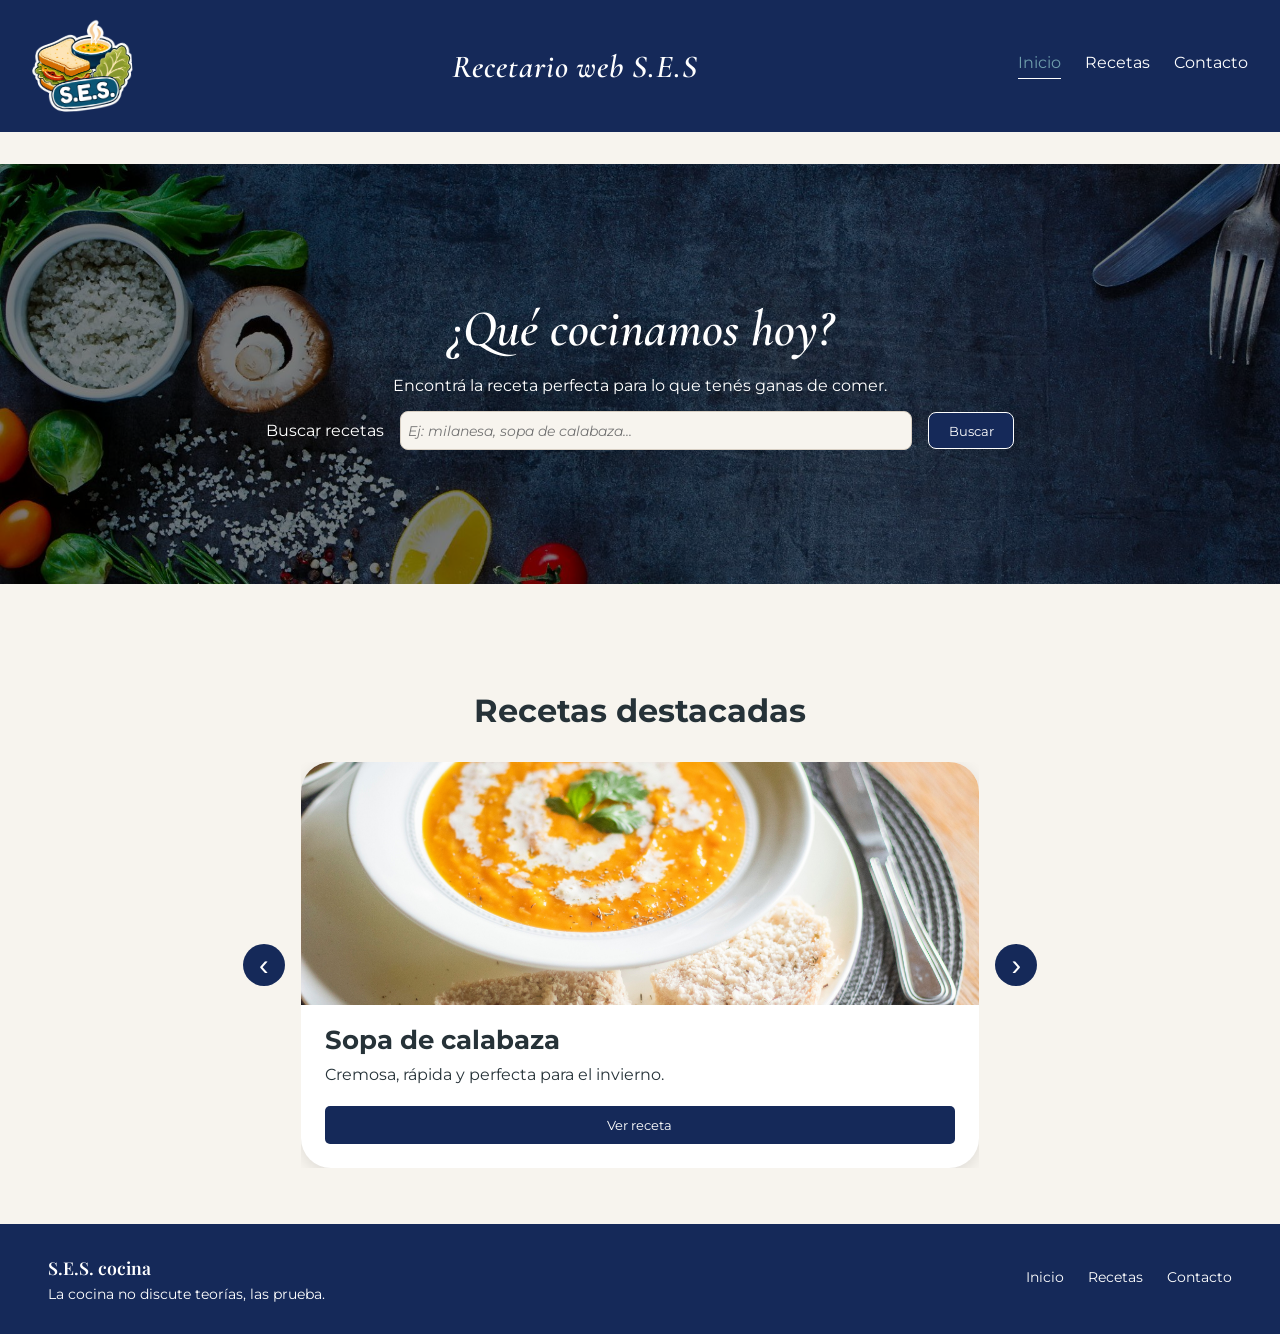
<file: index.html>
<!DOCTYPE html>
<html lang="es">

<head>
    <meta charset="UTF-8">
    <meta name="author" content="Adolfo Moran de la Vega, Franco Torres">
    <meta name="description" content="Recetario web que te ayuda a decidir que cocinar. 
        Cuenta con calculadora de porciones, checklist de ingredientes y distintos filtros">
    <meta name="keywords" content="recetas, cocina, sopa, sandwich, ensalada">
    <meta name="viewport" content="width=device-width, initial-scale=1.0">
    <link
        href="https://fonts.googleapis.com/css2?family=Cormorant+Garamond:wght@500;600;700&family=Montserrat:wght@400;500;600;700&display=swap"
        rel="stylesheet">
    <link rel="preconnect" href="https://fonts.googleapis.com">
    <link rel="preconnect" href="https://fonts.gstatic.com" crossorigin>
    <link
        href="https://fonts.googleapis.com/css2?family=Betania+Patmos&family=Erica+One&family=Playfair+Display+SC:ital,wght@0,400;0,700;0,900;1,400;1,700;1,900&display=swap"
        rel="stylesheet">
    <link rel="stylesheet" href="style.css" type="text/css">
    <link rel="preconnect" href="https://fonts.googleapis.com">
    <link rel="preconnect" href="https://fonts.gstatic.com" crossorigin>
    <link
        href="https://fonts.googleapis.com/css2?family=Montserrat:wght@400;500;600;700&family=Playfair+Display:wght@500;600;700&display=swap"
        rel="stylesheet">
    <link rel="icon" type="image/png" href="imagenes/favicon.png">
    <title>Recetario web S.E.S</title>
</head>

<body onload="CargarDestacadas();">
    <div id="contenedor-header">
        <header id="header-principal">
            <a href="lore.html" id="logo-sitio">
                <img src="imagenes/logo_header.png" alt="Sándwich, Sopa o Ensalada">
            </a>
            <h1 id="titulo-sitio">Recetario web S.E.S</h1>
            <nav id="nav-principal">
                <a href="index.html" id="hlink-inicio" class="link-activo">Inicio</a>
                <a href="recetas.html" id="hlink-recetas">Recetas</a>
                <a href="contacto.html" id="hlink-contacto">Contacto</a>
            </nav>
        </header>
    </div>
    <main id="contenido-principal">
        <section id="hero">
            <div id="texto-hero">
                <h2>¿Qué cocinamos hoy?</h2>
                <p>Encontrá la receta perfecta para lo que tenés ganas de comer.</p>
                <div id="buscador">
                    <label for="input-buscar-recetas">Buscar recetas</label>
                    <input type="text" id="input-buscar-recetas" name="buscar-recetas"
                        placeholder="Ej: milanesa, sopa de calabaza..." maxlength="40">
                    <button type="button" id="boton-buscar" onclick="filtrarReceta()">Buscar</button>
                </div>
            </div>
        </section>
        <div id="contenedor-destacadas">
            <section id="recetas-destacadas">
                <h2>Recetas destacadas</h2>
                <div id="carrusel-destacadas">
                    <button type="button" id="boton-flecha-izquierda" onclick="moverCarrusel('izquierda')">‹</button>
                    <div id="ventana-destacadas">
                        <div id="lista-destacadas">
                        </div>
                    </div>
                    <button type="button" id="boton-flecha-derecha" onclick="moverCarrusel('derecha')">›</button>
                </div>
            </section>
        </div>
    </main>
    <div id="contenedor-footer">
        <footer id="footer-principal">
            <nav id="nav-texto">
                <h6>S.E.S. cocina</h6>
                <p id="frase-footer">La cocina no discute teorías, las prueba.</p>
            </nav>

            <nav id="nav-sitio">
                <a href="index.html" id="flink-inicio" class="link-activo">Inicio</a>
                <a href="recetas.html" id="flink-recetas">Recetas</a>
                <a href="contacto.html" id="flink-contacto">Contacto</a>
            </nav>
        </footer>
    </div>
    <script type="text/javascript" src="script.js"></script>
</body>

</html>
</file>
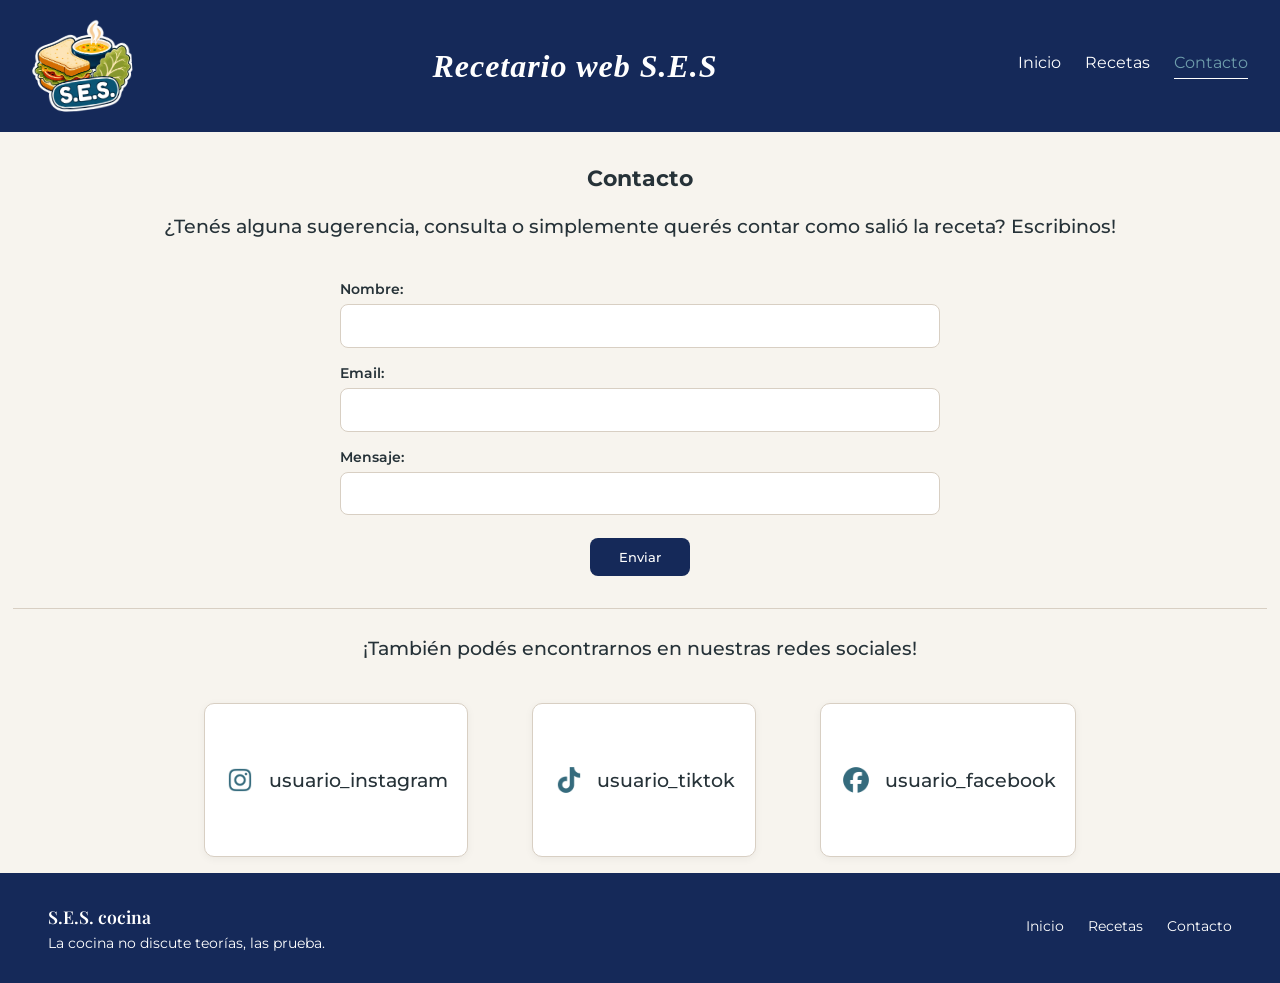
<file: contacto.html>
<!DOCTYPE html>
<html lang="es">

<head>
    <meta charset="UTF-8">
    <meta name="author" content="Adolfo Moran de la Vega, Franco Torres">
    <meta name="description"
        content="Contacto de la página">
    <meta name="keywords" content="recetas, cocina, sopa, sandwich, ensalada">
    <meta name="viewport" content="width=device-width, initial-scale=1.0">
    <link rel="preconnect" href="https://fonts.googleapis.com">
    <link rel="preconnect" href="https://fonts.gstatic.com" crossorigin>
    <link 
        href="https://fonts.googleapis.com/css2?family=Montserrat:wght@400;500;600;700&family=Playfair+Display:wght@500;600;700&display=swap" 
        rel="stylesheet">
    <link rel="stylesheet" href="style.css" type="text/css">
    <script type="text/javascript" src="script.js"></script>
    <title>Recetario web S.E.S</title>
</head> <!-- link a CSS y Javascript  -->

<body>
    <div id="contenedor-header">
        <header id="header-principal">
            <a href="lore.html" id="logo-sitio">
                <img src="imagenes/logo_header.png" alt="Sándwich, Sopa o Ensalada">
            </a>
            <h1 id="titulo-sitio">Recetario web S.E.S</h1>
            <nav id="nav-principal">
                <a href="index.html" id="hlink-inicio">Inicio</a>
                <a href="recetas.html" id="hlink-recetas">Recetas</a>
                <a href="contacto.html" id="hlink-contacto" class="link-activo">Contacto</a>
            </nav>
        </header>
    </div>

    <main id="contenido-principal" class="pagina-contacto">
        <div class="contenedor-texto">
            <h3>Contacto</h3>
            <p>
                ¿Tenés alguna sugerencia, consulta o simplemente querés contar
                como salió la receta? Escribinos!
            </p>
        </div>
        <div class="contenedor-form">
            <label for="input-nombre">Nombre:</label>
            <input type="text" id="input-nombre" name="nombre" maxlength="50" required>

            <label for="input-email">Email:</label>
            <input type="email" id="input-email" name="email" maxlength="50" required>

            <label for="input-mensaje">Mensaje:</label>
            <input type="text" id="input-mensaje" name="mensaje" maxlength="500" required>

            <button id="enviar" aria-label="Boton de enviar formulario" onclick="enviarFormularioContacto()">Enviar</button>
        </div>

        <hr class="separador">

        <div class="redes-sociales">
            <p>¡También podés encontrarnos en nuestras redes sociales!</p>
            <div class="redes-sociales-items">
                <article class="instagram">
                    <img src="imagenes/instagram-icon.png" alt="instagram" class="icono-red-social">
                    <div class="contenedor-texto">
                        <p>usuario_instagram</p>
                    </div>
                </article>
                <article class="tiktok">
                    <img src="imagenes/tiktok-icon.png" alt="tiktok" class="icono-red-social">
                    <div class="contenedor-texto">
                        <p>usuario_tiktok</p>
                    </div>
                </article>
                <article class="facebook">
                    <img src="imagenes/facebook-icon.png" alt="facebook" class="icono-red-social">
                    <div class="contenedor-texto">
                        <p>usuario_facebook</p>
                    </div>
                </article>
            </div>
        </div>
    </main>

    <div id="contenedor-footer">
        <footer id="footer-principal">
            <nav id="nav-texto">
                <h6>S.E.S. cocina</h6>
                <p id="frase-footer">La cocina no discute teorías, las prueba.</p>
            </nav>

            <nav id="nav-sitio">
                <a href="index.html" id="flink-inicio">Inicio</a>

                <a href="recetas.html" id="flink-recetas">Recetas</a>

                <a href="contacto.html" id="flink-contacto" class="link-activo">Contacto</a>
            </nav>

        </footer>
    </div>
</body>

</html>
</file>
<file: style.css>
:root {
    
    --color-header: #152959;
    --color-principal: #356B7D;
    --color-secundario: #6F9EAC;
    --color-fondo: #F7F4EE;
    --color-texto: #263238;
    --color-blanco: #FFFFFF;
    --color-borde: #D8CFC3;
    --color-boton: rgba(0, 77, 231, 0.76);

    --fuente-titulos: 'Playfair Display', serif;
    --fuente-texto: 'Montserrat', sans-serif;
}


* {
    box-sizing: border-box;
}


body {
    margin:0;
    background-color: var(--color-fondo);
    color: var(--color-texto);
    font-family: var(--fuente-texto);
}
header{
    background-color:var(--color-header);
    width: 100%;
    box-sizing: border-box;

    display: flex;
    justify-content: space-between; 
    align-items: center; 
    padding: 1rem 2rem;
}
header h1 {
        margin: 0;  
        font-family: var(--fuente-texto);
        font-size: 1.8rem;
        font-weight: 600;
        color: var(--color-blanco);
    }

header #nav-principal {
        display: flex;
        align-items: center;
        gap: 1.5rem;

        a{
            text-decoration: none;
            font-size: 1rem;
            position: relative; 
            padding-bottom: 0.4rem;
            transition: color 0.3s ease;

            &:link, &:visited{ 
                color: var(--color-blanco);
            }

           &::after {
            content: '';
            position: absolute;
            bottom: 0;
            left: 0;
            width: 100%;
            height: 0.05rem;
            background-color: var(--color-blanco);
            transform: scaleX(0);
            transform-origin: bottom;
            transition: transform 0.3s ease;
            }

            &:hover, &:focus, &:active {
                color: var(--color-secundario);

                &::after {
                    transform: scaleX(1);
                    transform-origin: bottom;
                }
            }
        }

        &:not(:has(a:hover, a:focus, a:active)) a.link-activo {
            color: var(--color-secundario);

            &::after {
                transform: scaleX(1);
                transform-origin: bottom;
            }
        }
    }
header #logo-sitio{
    margin: 0;
}
header #logo-sitio a{
    display: block;
}
header #logo-sitio img{
    width: 100px;
    height: 100px;
    object-fit: contain;
    display: block;
    transform: rotate(-4deg);


    transition: transform 0.3s ease, box-shadow 0.3s ease;
}

header #logo-sitio img:hover{
    transform: rotate(0deg) scale(1.05);
}

#titulo-sitio {
    font-family: 'Cormorant Garamond', serif;
    font-size: 2rem;
    font-weight: 600;
    letter-spacing: 0.03em;
    font-style: oblique;
    color: var(--color-blanco);
}

footer {
    background-color: var(--color-header);
    color: var(--color-blanco);
    width: 100%;
    box-sizing: border-box;

    display: flex;
    justify-content: space-between;
    align-items: center;

    padding: 2rem 3rem;
}


footer #nav-texto {
    display: flex;
    flex-direction: column;
    gap: 0.4rem;
}

footer #nav-texto h6 {
    margin: 0;
    font-family: var(--fuente-titulos);
    font-size: 1.1rem;
    font-weight: 600;
}

footer #nav-texto p {
    margin: 0;
    font-size: 0.85rem;
}

footer #nav-sitio {
    display: flex;
    align-items: center;
    gap: 1.5rem;
}

footer #nav-sitio h6 {
    margin: 0;
    font-size: 0.9rem;
    font-weight: 600;
}

footer #nav-sitio a {
    text-decoration: none;
    font-size: 0.9rem;
    position: relative;
    padding-bottom: 0.3rem;
    color: var(--color-blanco);

    transition: color 0.3s ease;
}

footer #nav-sitio a::after {
    content: "";
    position: absolute;
    bottom: 0;
    left: 0;

    width: 0;
    height: 2px;

    background-color: var(--color-blanco);

    transition: width 0.3s ease;
}

footer #nav-sitio a:hover,
footer #nav-sitio a:focus {
    color: var(--color-secundario);
}

footer #nav-sitio a:hover::after,
footer #nav-sitio a:focus::after {
    width: 100%;
}

#hero {
    position: relative;
    width: 100%;
    height: 420px;
    margin-top: 2rem;

    background-image: url("imagenes/imagen_main_index.jpg");
    background-size: cover;
    background-position: center;

    display: flex;
    justify-content: center;
    align-items: center;
}

#texto-hero {
    position: relative;
    z-index: 2;
    width: 80%;
    text-align: center;
    color: var(--color-blanco);
}

#hero::before {
    content: "";
    position: absolute;
    inset: 0;
    background-color: rgba(0, 0, 0, 0.511);
}

#texto-hero h2 {
    font-family: 'Cormorant Garamond', serif;
    font-size: 3.2rem;
    font-weight: 600;
    font-style: italic;
    margin: 0 0 1rem;
}

#contenedor-destacadas{
    width: 100%;
    padding: 5rem 0 3.5rem;
}
#recetas-destacadas{
    width: 100%;
    text-align: center;
}
#recetas-destacadas h2 {
    font-family: var(--fuente-texto);
    color: var(--color-texto);
    font-size: 2rem;
    margin-bottom: 2rem;
}

#carrusel-destacadas{
    display: flex;
    align-items: center;
    justify-content: center;
    gap: 1rem;
    width: 100%;
}

#ventana-destacadas{
    width: 53%;
    overflow: hidden;
}

#lista-destacadas{
    width: 100%;
    display: flex;
    flex-direction: row;
    gap: 1.5rem;
    transition: transform 0.4s ease;
}
.tarjeta-receta{
 flex: 0 0 100%;
    background-color: var(--color-blanco);
    border-radius: 30px;
    overflow: hidden;
    box-shadow: 0 4px 15px rgba(0, 0, 0, 0.10);
    text-align: left;
    display: flex;
    flex-direction: column;
}


.tarjeta-receta img {
    width: 100%;
    height: 243px;
    object-fit: cover;
    display: block;
}
.tarjeta-receta h3{
    font-family: var(--fuente-texto);
    font-size: 1.6rem;
    margin: 1.2rem 1.5rem 0.5rem;
    color: var(--color-texto);
}

.tarjeta-receta p{
    margin: 0 1.5rem 1.2rem;
    line-height: 1.5;
}

.boton-ver-receta-destacada {
    width: 23%;
    align-self: center;
    font-family: var(--fuente-texto);
    margin: 0 1.5rem 1.5rem;
    padding: 0.7rem 1.2rem;
    border: none;
    border-radius: 5px;
    background-color: var(--color-header);
    color: var(--color-blanco);
    cursor: pointer;
    transition: background-color 0.3s ease, transform 0.3s ease;
    margin-top: auto;
}

.boton-ver-receta {
    font-family: var(--fuente-texto);
    margin: 0 1.5rem 1.5rem;
    padding: 0.7rem 1.2rem;
    border: none;
    border-radius: 5px;
    background-color: var(--color-header);
    color: var(--color-blanco);
    cursor: pointer;
    transition: background-color 0.3s ease, transform 0.3s ease;
    margin-top: auto;
}

.boton-ver-receta:hover, .boton-ver-receta-destacada:hover {
    background-color: var(--color-principal);
    transform: translateY(-2px);
}

#boton-flecha-izquierda,
#boton-flecha-derecha {
    width: 42px;
    height: 42px;

    border: none;
    border-radius: 50%;

    background-color: var(--color-header);
    color: var(--color-blanco);

    font-size: 1.8rem;
    line-height: 1;

    cursor: pointer;

    transition: background-color 0.3s ease, transform 0.3s ease;
}

#boton-flecha-izquierda:hover,
#boton-flecha-derecha:hover {
    background-color: var(--color-principal);
    transform: scale(1.08);

}


#buscador{
display: flex;
justify-content: center;
gap: 1rem;
align-items: center;
}

#input-buscar-recetas{
    width: 50%;
    padding: 0.6rem 0.4rem;
    border: 1px solid var(--color-borde);
    border-radius: 8px;
    background-color: var(--color-fondo);
    font-family: var(--fuente-texto);
    font-size: 0.88rem;
}

#input-buscar-recetas:focus {
    outline: none;
    border-color: var(--color-secundario);
}

#input-buscar-recetas::placeholder{
    font-style: italic;
}
#boton-buscar{
    background-color: var(--color-header);
    
    color: var(--color-blanco);
    border: 1px solid var(--color-blanco);
    padding: 0.6rem 1.2rem;
    border-radius: 8px;
    cursor: pointer;
    font-family: var(--fuente-texto);
}

#boton-buscar:hover{
background-color: var(--color-principal);
transform: translateY(-2px);
transition: all 0.5s ease;

}

#contenedor-catalogo {
    flex: 1;
    padding: 2rem 3rem 2rem 0;
}

#grilla-recetas{
    
    display: grid;
    grid-template-columns: repeat(3,1fr);
    gap: 1.5rem;
    width: 100%;
    max-width: 1200px;
    margin: 0 auto;
}


#contenedor-filtros {
    width: 21.5%;
    padding: 2rem 0rem 2rem 3rem;
    display: flex;
    flex-direction: column;
}

#contenido-principal.pagina-recetas {
    display: flex;
    align-items: flex-start;
    gap: 3rem;
}

#filtros {
    background-color: var(--color-blanco);
    border: 1px solid var(--color-borde);
    border-radius: 15px;
    padding: 3px;
    box-shadow: 0 4px 15px rgba(0, 28, 138, 0.37);
}

#filtros h2 {
    margin: 0 0 1.5rem;
    font-size: 2rem;
    font-weight: 600;
    color: var(--color-texto);
    text-align: center;
}

#filtros h3, #filtros .titulo-filtro {
    margin: 0 0 0.8rem;
    font-size: 1rem;
    font-weight: 600;
    color: var(--color-principal);
    display: block;
}

#filtro-categoria,
#filtro-ingrediente,
#filtro-teoria,
#filtro-tiempo {
    margin-bottom: 1.5rem;
}

#filtros label {
    display: block;
    margin: 0.7rem 0;
    font-size: 0.9rem;
    cursor: pointer;
}

#filtros label input[type="checkbox"]{
    margin-right: 0.5rem;
    accent-color: var(--color-header);
}

#select-tiempo, 
#select-categoria, 
#select-tipo-plato {
    display: block;
    width: 90%;
    padding: 0.5rem 0.5rem;
    border: 1px solid var(--color-borde);
    border-radius: 7px;
    background-color: var(--color-fondo);
    color: var(--color-texto);
    font-family: var(--fuente-texto);
    font-size: 0.9rem;
    cursor: pointer;
    margin: 0 auto;
    
}

#select-tiempo:focus,
#select-categoria:focus, 
#select-tipo-plato:focus {
    outline: none;
    border-color: var(--color-secundario);
}

#botones-filtros {
    display: flex;
    flex-direction: column;
    align-items: stretch;
    gap: 0.7rem;
    margin-top: 1rem;
}

#boton-aplicar-filtros,#boton-limpiar-filtros{
    width: 100%;
    padding: 0.7rem 1rem;
    border: none;
    border-radius: 7px;
    font-family: var(--fuente-texto);
    font-size: 0.9rem;
    font-weight: 600;
    cursor: pointer;
    
}

#boton-aplicar-filtros{
    background-color: var(--color-header);
    color: var(--color-blanco);
}
#boton-aplicar-filtros:hover,#boton-limpiar-filtros:hover {
    transform: translateY(-2px);
}

#boton-limpiar-filtros{
    background-color: rgba(194, 0, 0, 0.922);
    color: var(--color-blanco);
}

/* SECCION REDES SOCIALES */
.icono-red-social {
    width: 2rem;
    height: 2rem;
    object-fit: contain;
}

.redes-sociales {
    display: flex;
    flex-direction: column;
    align-items: center;
    gap: 1.5rem;
}

.redes-sociales p {
    font-size: 1.2rem;
    font-weight: 500;
    color: var(--color-texto);
}
    
.redes-sociales-items {
    display: flex;
    flex-direction: row;
    justify-content: center;
    align-items: center;
    gap: 4rem;
    flex-wrap: wrap;
}
    
.redes-sociales-items article {
    display: flex;
    align-items: center;
    gap: 0.8rem;
    background-color: var(--color-blanco);
    padding: 0.8rem 1.2rem;
    margin-bottom: 1rem;
    border-radius: 10px;
    border: 1px solid var(--color-borde);
    box-shadow: 0 2px 8px rgba(0, 0, 0, 0.05);
}

/* SECCION FORMULARIO DE CONTACTO */
.contenedor-texto{
    text-align: center;
    font-size: 1.2rem;
    font-weight: 500;
    color: var(--color-texto);
    margin: 2rem 0;
}

.contenedor-form {
    display: flex;
    flex-direction: column;
    max-width: 600px;
    width: 100%;
    margin: 0 auto 2rem;
    text-align: left;
    gap: 0.4rem;
}

.contenedor-form label {
    font-size: 0.9rem;
    font-weight: 600;
    color: var(--color-texto);
    margin-top: 0.6rem;
}

/* INPUTS */
.contenedor-form input[type="text"],
.contenedor-form input[type="email"] {
    width: 100%;
    padding: 0.7rem 0.9rem;
    border: 1px solid var(--color-borde);
    border-radius: 8px;
    background-color: var(--color-blanco);
    font-family: var(--fuente-texto);
    font-size: 0.95rem;

    &:focus {
        outline: none;
        border-color: var(--color-secundario);
    }
}

.contenedor-form #mensaje {
        padding-bottom: 3rem;
}

/* BOTON ENVIAR */
.contenedor-form #enviar {
    align-self: center;
    margin-top: 1rem;
    padding: 0.7rem 1.8rem;
    border: none;
    border-radius: 8px;
    background-color: var(--color-header);
    color: var(--color-blanco);
    font-family: var(--fuente-texto);
    font-weight: 500;
    cursor: pointer;
    transition: background-color 0.3s ease, transform 0.3s ease;

    &:hover {
        background-color: var(--color-principal);
        transform: translateY(-2px);
    }
}

/* SECCION INFORMACION RECETA */
#informacion-recetas {
    display: flex;
    flex-direction: row;
    align-items: center;
    gap: 2.5rem;
    width: 100%;
    margin-bottom: 2rem;
}

/* IMAGEN(izquierda) */
#informacion-recetas .imagen-receta {
    flex: 0 0 40%;
    max-width: 32rem;
    margin: 1rem 0 0 1rem;
    aspect-ratio: 4/3;
    overflow: hidden;
        
    img {
        width: 100%;
        height: 100%;
        border-radius: 15px;
        object-fit: cover;
        object-position: center 50%;
        display: block;
    }
}

/* TEXTO(derecha) */
#informacion-recetas #texto-receta {
    flex: 1;
    display: flex;
    flex-direction: column;
    gap: 0.8rem;
}

.etiqueta-plato {
    display: inline-block;
    padding: 0.25rem 0.75rem; 
    background-color: var(--color-principal); 
    color: var(--color-blanco); 
    font-size: 0.8rem;
    font-weight: 500;
    border-radius: 20px; 
    text-transform: capitalize; 
    width: fit-content; 
}

.etiqueta-plato h3 {
    margin: 0;
    font-size: 3rem;
    font-weight: 600;
    font-family: var(--fuente-titulos);
    color: var(--color-texto);
}

.etiqueta-plato p {
    margin: 0;
    font-size: 1rem;
    font-weight: 400;
    color: var(--color-texto);
}

.etiqueta-plato hr {
    width: 100%;
    border: 0;
    border-top: 1px solid var(--color-borde);
    margin: 0.8rem 0;
}

/* MINUTOS Y PORCIONES */
/* tambien estan uno al lado del otro */
.datos-adicionales {
    display: flex;
    flex-direction: row;
    justify-content: flex-start;
    gap: 3rem; 
}

.datos-adicionales .dato {
    display: flex;
    flex-direction: column;
    gap: 0.2rem;
}

.datos-adicionales .dato h6 {
    margin: 0;
    font-size: 0.75rem;
    font-weight: 700;
    color: var(--color-principal);
    letter-spacing: 0.05em;
}

.datos-adicionales .dato p {
    align-self: center;
    margin: 0;
    font-weight: 600;
    font-size: 1.5rem;
}

/* SECCION PREPARACION */
#receta {
    display: flex;
    flex-direction: row;
    gap: 3rem;
    align-items: flex-start; 
}

#receta .columna-izquierda {
    flex: 0 0 35%; 
    display: flex;
    flex-direction: column;
    gap: 1.5rem;
}

#receta .columna-derecha {
    flex: 1; 
}

/* CALCULADORA PORCIONES */
/* parte izquierda */
.calculadora-porciones {
    background-color: var(--color-blanco);
    border: 1px solid var(--color-borde);
    border-radius: 12px;
    padding: 1.5rem;
    max-width: 20em;
    margin: 0 0 1.5rem 1.5rem; 
}

.calculadora-porciones h5 {
    margin-top: 0;
    margin-bottom: 1rem;
    font-family: var(--fuente-titulos);
    font-size: 1.2rem;
    color: var(--color-texto);
}

.calculadora-porciones .controles-calculadora {
    display: flex;
    flex-direction: column;
    gap: 0.8rem;
}

.calculadora-porciones .controles-calculadora input[type="number"] {
    width: 100%;
    padding: 0.6rem;
    border: 1px solid var(--color-borde);
    border-radius: 6px;
    font-size: 1rem;
    text-align: center;
}

.calculadora-porciones .controles-calculadora button {
    padding: 0.7rem 1.2rem;
    border: none;
    border-radius: 6px;
    align-self: center;
    background-color: var(--color-header);
    color: var(--color-blanco);
    font-family: var(--fuente-texto);
    font-weight: 600;
    cursor: pointer;
    transition: background-color 0.3s ease;

    &:hover {
        background-color: var(--color-principal);
    }
}

/* LISTA DE INGREDIENTES */
/* parte izquierda */
.lista-ingredientes {
    margin: 0 0 0 1.5rem;   
}

.lista-ingredientes h5{
    margin-top: 0;
    margin-bottom: 1rem;
    font-family: var(--fuente-titulos);
    font-size: 1.2rem;
    color: var(--color-texto);
}

.lista-ingredientes ul {
    list-style: none;
    padding: 0;
    margin: 0.5rem 0 0 0;
    display: flex;
    flex-direction: column;
    gap: 0.8rem;
}

.lista-ingredientes ul li {
    display: flex;
    align-items: center;
    gap: 0.6rem;
    font-size: 0.8rem;
}

.lista-ingredientes ul li input[type="checkbox"] {
    accent-color: var(--color-principal);
    width: 0.9rem;
    height: 0.9rem;
    cursor: pointer;
}

/* LISTA DE PASOS */
/* parte derecha */
.lista-pasos {
    list-style: none; 
    counter-reset: paso-counter;
    padding: 0;
    margin-top: 1.5rem;
    display: flex;
    flex-direction: column;
    gap: 1.5rem;
}

.lista-pasos li {
    counter-increment: paso-counter; /* contador de pasos */
    display: flex;
    align-items: flex-start;
    position: relative;
    padding-left: 3.5rem; 
    line-height: 1.5;
    font-size: 1rem;

    /*numero de paso*/
    &::before {
        content: counter(paso-counter);/* incrementar el contador */
        position: absolute;
        left: 0;
        top: 0;
        transform: translateY(-15%); /* ajustar la posición del número */
        font-family: var(--fuente-titulos);
        font-size: 1.5rem;
        font-weight: 700;
        color: var(--color-secundario);
        width: 1.5rem;
        text-align: center;
    }
    
    /*separador horizontal*/
    &::after {
        content: "";
        position: absolute;
        left: 2.2rem;
        top: 0.1rem;
        bottom: 0.1rem;
        width: 1px;
        background-color: var(--color-borde);
    }
}

.separador{/*para que los hr no ocupen todo el ancho*/
    width: 98%;
    height: 1px;
    background-color: var(--color-borde);
    border: 0;
    margin: 0.5rem auto;
}

/*SECCION OTRAS RECETAS*/
/* texto superior */
.texto-superior {/* alinearlos horizontalmente */
    display: flex;
    justify-content: space-between;
    align-items: center;
    width: 100%;
    margin-bottom: 1.5rem;
}

.texto-superior h5 {
    margin: 0 0 0 1.5rem;
    font-family: var(--fuente-titulos);
    font-size: 1.2rem;
    color: var(--color-texto);
}

.texto-superior a {/* referencia a recetas */
    margin: 0 1.5rem 0 0;
    color: var(--color-secundario);
    text-decoration: none;
    font-weight: 600;
    font-size: 0.8rem;
    transition: color 0.3s ease;

    &:hover {
        color: var(--color-principal);
    }
}

/* mas recetas */
.otras-recetas{
    width: 100%;
    max-width: 70em;
    margin: 3rem auto 0 auto;
    padding: 0 1rem;
}

.otras-recetas .grid-recetas {/*hacer un grid para previzualizar 3 recetas*/
    display: grid;
    grid-template-columns: 1fr 1fr 1fr;
    grid-template-areas: "receta-1 receta-2 receta-3";
    gap: 1.5rem;
}

.otras-recetas .grid-recetas .receta-corta{/*para cada receta*/
    display: flex;
    flex-direction: column;
    gap: 0.5rem;
}

.otras-recetas .grid-recetas .receta-corta .contenedor-imagen{/*imagen de la receta*/
    width: 100%;
    aspect-ratio: 4/3;
    overflow: hidden;
    border-radius: 10px;

    img{
        width: 100%;
        height: 100%;
        object-fit: cover;
    }
}

.otras-recetas .grid-recetas .receta-corta h3 {/*titulo de la receta*/
    margin: 0;
    font-family: var(--fuente-titulos);
    font-size: 1rem;
    color: var(--color-texto);
}

.otras-recetas .grid-recetas .receta-corta p {/*minutos que tarda*/
    margin: 0;
    font-size: 0.8rem;
    color: var(--color-secundario);
    font-weight: 600;
}

/* INSERCION DINAMICA */
#cantidad-ingrediente{
    display: inline;
    color: var(--color-principal);
    font-size: 0.8rem;
    font-weight: 600;
}

/* INSERCION DINAMICA */
#nombre-ingrediente{
    display: inline;
    font-size: 0.8rem;
    font-weight: 500;
}

#boton-volver-recetas {
    align-self: flex-start;
    margin: 2rem 0 1.5rem 1.5rem;
    padding: 0.6rem 1rem;
    border: 1px solid var(--color-borde);
    border-radius: 8px;
    background-color: var(--color-blanco);
    color: var(--color-header);
    font-family: var(--fuente-texto);
    font-size: 0.9rem;
    font-weight: 600;
    cursor: pointer;
    box-shadow: 0 2px 8px rgba(0, 0, 0, 0.08);
    transition: background-color 0.3s ease, color 0.3s ease, transform 0.3s ease;
}

#boton-volver-recetas:hover {
    background-color: var(--color-header);
    color: var(--color-blanco);
    transform: translateX(-3px);
}
</file>
